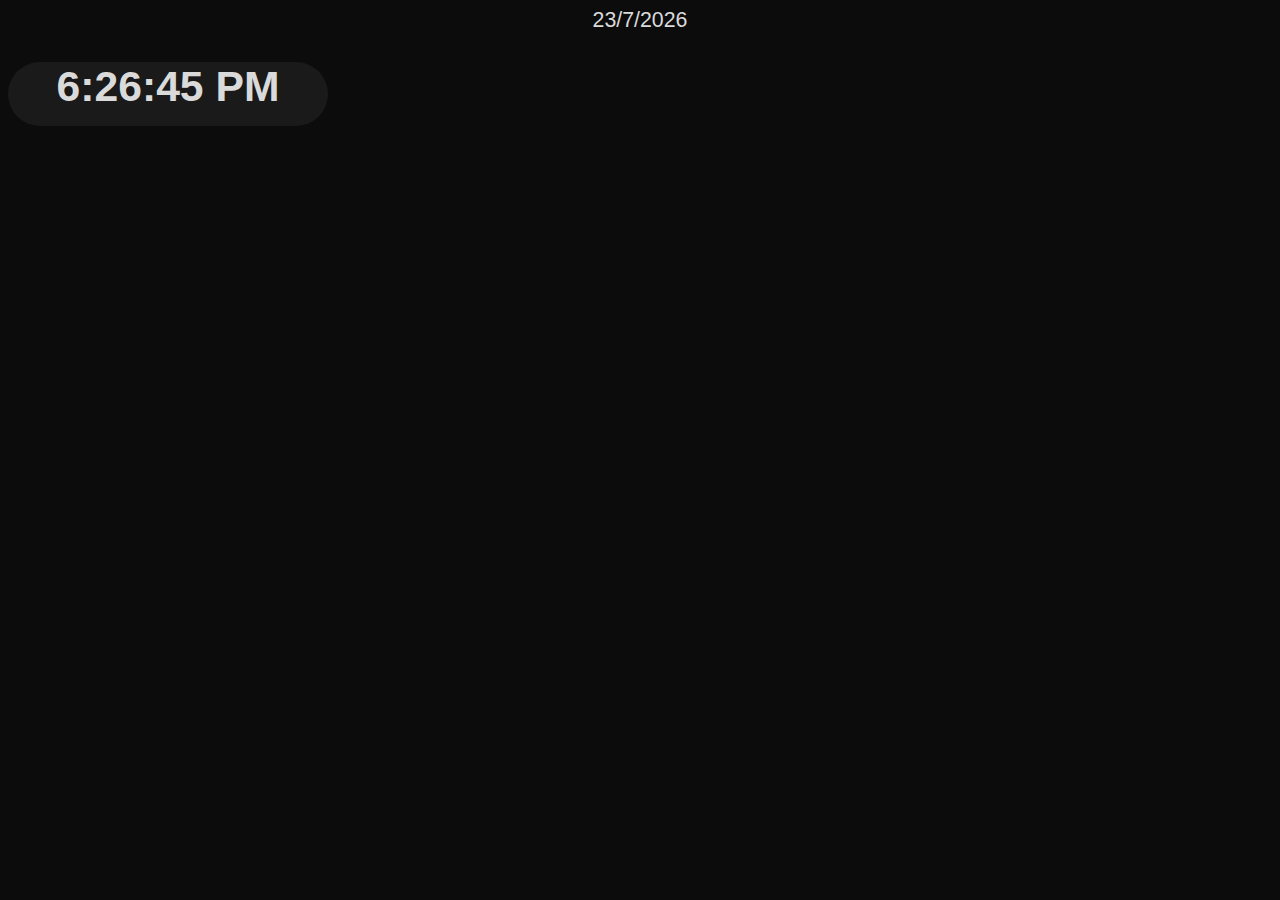
<file: index.html>
<!DOCTYPE html>
<html lang="pt-br">
<head>
    <meta charset="UTF-8">
    <meta http-equiv="X-UA-Compatible" content="IE=edge">
    <meta name="viewport" content="width=device-width, initial-scale=1.0">
    <link href="style.css" rel="stylesheet" type="text/css">
    <title id="title">Data e Hora</title>

</head>
<body>
    <div class="container">
        
        <div id="data">Data aqui</div>
        
        <div class="div-hora">
            <h1 id="hora"></h1>
        </div>
        <div id="msg"></div>
        
        <script>

            const sleep = (milliseconds) => {
                return new Promise(resolve => setTimeout(resolve, milliseconds))
            }

            const atualizando = async() => {
                
                while (true) {
                    const day = new Date().getDate()
                    const month = new Date().getMonth()
                    const year = new Date().getFullYear()
                    const hora_atual = new Date().getHours()

                    const hour = new Date().toLocaleTimeString()
                    var titulo = window.document.getElementById('title')
                    var hora = window.document.getElementById('hora')
                    var data = window.document.getElementById('data')

                    hora.innerHTML = hour
                    titulo.innerHTML = hour + ' - Hora exata'

                    data.innerHTML = `${day}/${month + 1}/${year}`
                    await sleep(1000)

                    if (hora_atual > 17 ) {
                        var msg = window.document.getElementById('msg')
                        msg.innerHTML = 'Tenha uma boa noite!'
                    }
                    if (hora_atual < 17 && hora_atual >= 12) {
                        var msg = window.document.getElementById('msg')
                        msg.innerHTML = 'Tenha uma boa tarde!'
                    }

                    if (hora_atual < 12 ) {
                        msg.innerHTML = 'Tenha uma bom dia!'
                    }

                }

            }
            atualizando()
            
        </script>
    </div>
    
</body>
</html>
</file>
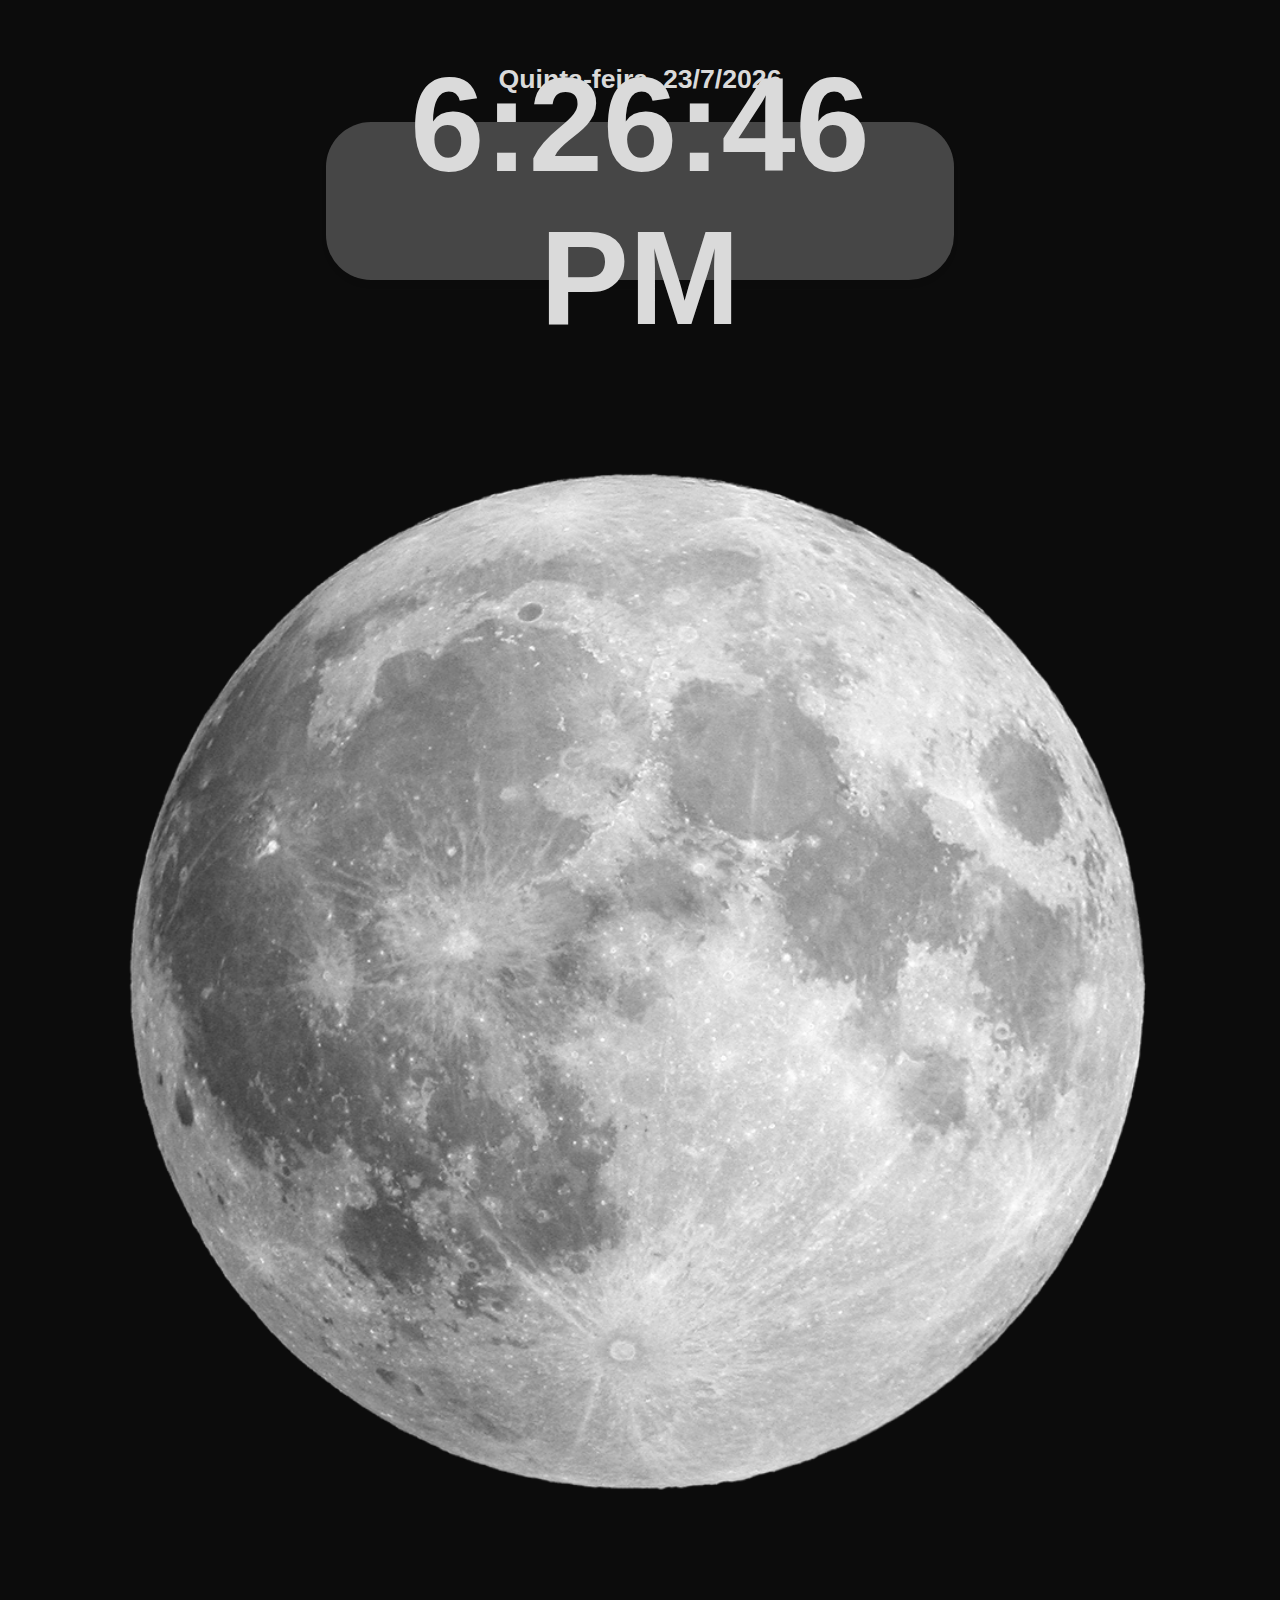
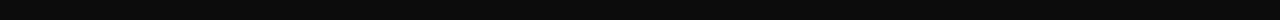
<file: html/index.html>
<!DOCTYPE html>
<html lang="pt-br">
<head>
    <meta charset="UTF-8">
    <meta http-equiv="X-UA-Compatible" content="IE=edge">
    <meta name="viewport" content="width=device-width, initial-scale=1.0">
    <link href="/styles/style.css" rel="stylesheet" type="text/css">
    <link href="https://fonts.googleapis.com/css2?family=Montserrat+Alternates&display=swap">
    <title id="title">Data e Hora</title>
</head>
<body>
    <div class="container">
        <main>
            <header class="cabeçalho">
                <p id="data" class="data">data-aqui</p>
            </header>

            <section class="seção">
                <div class="horario" class="horario">
                    <p class="hora" id="hora">HORA</p>
                </div>
            </section>

            <section id="mensagem" class="mensagem">
                <div id="msg"></div>
            </section>

            <div class="image">
                <img src="/img/moon.png" class="astro" id="astro">
            </div>
            <!-- Script javascript -->
            
            <script>
                const sleep = (milliseconds) => {
                    return new Promise(resolve => setTimeout(resolve, milliseconds))
                }

                const atualizando = async() => {    
                    while (true) {
                        const day = new Date()
                        const now = day.getDate()
                        const dayweek = day.getDay()
                        const month = day.getMonth()
                        const year = day.getFullYear()
                        const hora_atual = day.getHours()
                        const hour = new Date().toLocaleTimeString()

                        var image = window.document.getElementById('astro')
                        var titulo = window.document.getElementById('title')
                        var hora = window.document.getElementById('hora')
                        var data = window.document.getElementById('data')

                        hora.innerHTML = hour
                        titulo.innerHTML = hour + ' - Hora exata'

                        switch (dayweek) {
                            case 0 :
                                data.innerHTML = `Domingo, ${now}/${month + 1}/${year}`
                        await sleep(1000)
                            break
                            case 1 :
                                data.innerHTML = `Segunda-feira, ${now}/${month + 1}/${year}`
                        await sleep(1000)
                            break
                            case 2 :
                                data.innerHTML = `Terça-feira, ${now}/${month + 1}/${year}`
                        await sleep(1000)
                            break
                            case 3 :
                                data.innerHTML = `Quarta-feira, ${now}/${month + 1}/${year}`
                        await sleep(1000)
                            break
                            case 4 :
                                data.innerHTML = `Quinta-feira, ${now}/${month + 1}/${year}`
                        await sleep(1000)
                            break
                            case 5 :
                                data.innerHTML = `Sexta-feira, ${now}/${month + 1}/${year}`
                        await sleep(1000)
                            break
                            case 6 :
                                data.innerHTML = `Sabádo, ${now}/${month + 1}/${year}`
                        await sleep(1000)
                            break
                        }
                        
                        if (hora_atual > 17 ) {
                            var msg = window.document.getElementById('msg')
                            image.src = "/img/moon.png" 
                            msg.innerHTML = 'Tenha uma boa noite!' 
                        }
                        if (hora_atual < 17 && hora_atual >= 12) {
                            var msg = window.document.getElementById('msg')
                            msg.innerHTML = 'Tenha uma boa tarde!'
                        }
                        if (hora_atual < 12 ) {
                            msg.innerHTML = 'Tenha uma bom dia!'
                            image.src = "/img/sun.png" 
                        }

                    }

                }
                atualizando() 
            </script>
        </main>
    </div>    
</body>
</html>
</file>
<file: style.css>
body {
    font: normal 16pt arial;
    background-color: rgb(12, 12, 12);
    color: rgb(218, 218, 218);
}

.div-hora {
    width: 15em;
    height: 3em;
    border-radius: 50px;
    background-color: rgb(26, 26, 26);

}


* {
    text-align: center;
}
</file>
<file: styles/style.css>
.data {
    margin-top: 5%;
    position: relative;
    justify-content: center;
    align-items: center;
    text-align: center;
    font: bold 20pt arial;
}

body {
    font: normal 16pt arial;
    background-color: rgb(12, 12, 12);
    color: rgb(218, 218, 218);
    margin: 0px;
}


#hora {
    font: bold 100pt arial;
}

.cabeçalho, .mensagem{
    text-align: center;
}

#mensagem {
    font: italic 22pt arial;
    padding: 30px;
}

.seção {
    background: #464646;
    width: 28em;
    height: 6em;
    padding: 15px;
    margin: auto;
    border-radius: 45px;
    box-shadow: 0px 5px 5px rgba(0, 0, 0, 0.062);
    justify-content: center;
    align-items: center;
    display: flex;
}

.horario {
    text-align: center;
}

.image {
    margin: auto;
    display: flex;
    position: sticky;
    justify-content: center;
    align-items: center;
}

.astro {
    width: 1500px;
}
</file>
